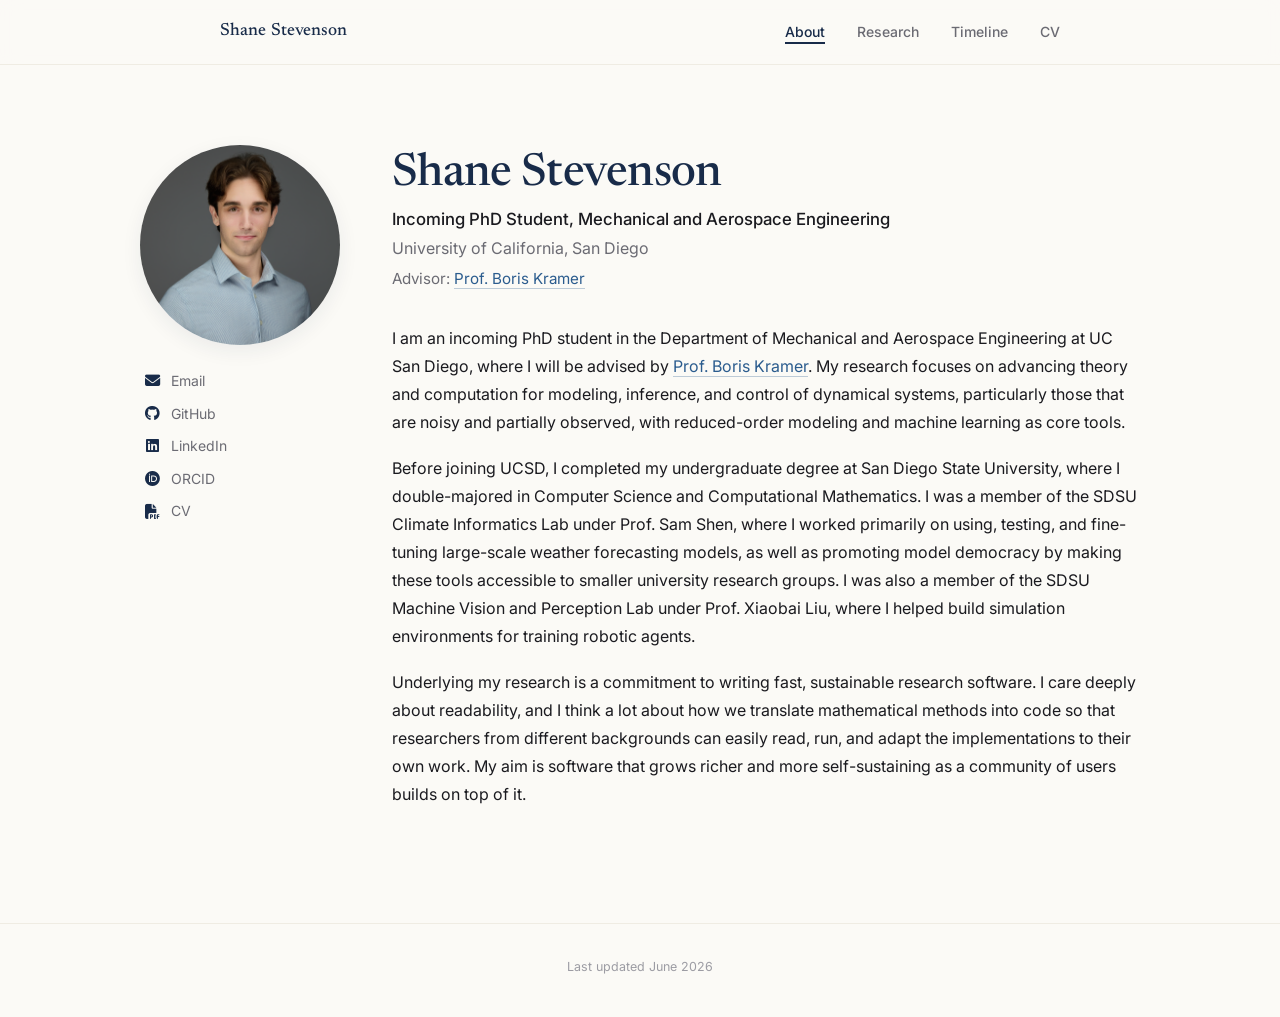
<file: index.html>
<!DOCTYPE html>
<html lang="en">
<head>
    <meta charset="UTF-8">
    <meta name="viewport" content="width=device-width, initial-scale=1.0">
    <title>Shane Stevenson</title>
    <meta name="description" content="Shane Stevenson — incoming PhD student at UC San Diego working on reduced-order modeling, inference, and control of dynamical systems.">
    <link rel="stylesheet" href="styles.css">
    <link rel="preconnect" href="https://fonts.googleapis.com">
    <link rel="preconnect" href="https://fonts.gstatic.com" crossorigin>
    <link href="https://fonts.googleapis.com/css2?family=Inter:wght@300;400;500;600;700&family=Newsreader:ital,opsz,wght@0,6..72,400;0,6..72,500;0,6..72,600;1,6..72,400&display=swap" rel="stylesheet">
    <link rel="stylesheet" href="https://cdnjs.cloudflare.com/ajax/libs/font-awesome/6.5.0/css/all.min.css">
</head>
<body>

<nav>
    <div class="nav-inner">
        <a href="index.html" class="nav-name">Shane Stevenson</a>
        <ul>
            <li><a href="index.html" class="nav-active">About</a></li>
            <li><a href="research.html">Research</a></li>
            <li><a href="timeline.html">Timeline</a></li>
            <li><a href="stevenson_graduate_resume_2026.pdf" target="_blank">CV</a></li>
        </ul>
    </div>
</nav>

<main class="about-main">
    <div class="about-grid">

        <aside class="about-sidebar">
            <img src="stevenson_headshot.jpg" alt="Shane Stevenson" class="profile-photo">
            <div class="sidebar-links">
                <a href="mailto:shanestevenson04@gmail.com">
                    <i class="fas fa-envelope"></i> Email
                </a>
                <a href="https://github.com/Shane-Stevenson" target="_blank" rel="noopener">
                    <i class="fab fa-github"></i> GitHub
                </a>
                <a href="https://www.linkedin.com/in/shane-stevenson-ss/" target="_blank" rel="noopener">
                    <i class="fab fa-linkedin"></i> LinkedIn
                </a>
                <a href="https://orcid.org/0009-0001-1607-4122" target="_blank" rel="noopener">
                    <i class="fab fa-orcid"></i> ORCID
                </a>
                <a href="stevenson_graduate_resume_2026.pdf" target="_blank" rel="noopener">
                    <i class="fas fa-file-pdf"></i> CV
                </a>
            </div>
        </aside>

        <div class="about-content">
            <h1>Shane Stevenson</h1>
            <p class="position">Incoming PhD Student, Mechanical and Aerospace Engineering</p>
            <p class="institution">University of California, San Diego</p>
            <p class="advisor">
                Advisor:
                <a href="https://kramer.ucsd.edu" target="_blank" rel="noopener">Prof. Boris Kramer</a>
            </p>

            <p class="bio">
                I am an incoming PhD student in the Department of Mechanical and Aerospace Engineering at
                UC San Diego, where I will be advised by
                <a href="https://kramer.ucsd.edu" target="_blank" rel="noopener">Prof. Boris Kramer</a>.
                My research focuses on advancing theory and computation for modeling, inference, and
                control of dynamical systems, particularly those that are noisy and partially observed,
                with reduced-order modeling and machine learning as core tools.
            </p>
            <p class="bio">
                Before joining UCSD, I completed my undergraduate degree at San Diego State University,
                where I double-majored in Computer Science and Computational Mathematics. I was a member
                of the SDSU Climate Informatics Lab under Prof. Sam Shen, where I worked primarily on
                using, testing, and fine-tuning large-scale weather forecasting models, as well as
                promoting model democracy by making these tools accessible to smaller university research
                groups. I was also a member of the SDSU Machine Vision and Perception Lab under
                Prof. Xiaobai Liu, where I helped build simulation environments for training robotic agents.
            </p>
            <p class="bio">
                Underlying my research is a commitment to writing fast, sustainable research software.
                I care deeply about readability, and I think a lot about how we translate mathematical
                methods into code so that researchers from different backgrounds can easily read, run, and
                adapt the implementations to their own work. My aim is software that grows richer and more
                self-sustaining as a community of users builds on top of it.
            </p>
        </div>

    </div>
</main>

<footer>
    <p>Last updated June 2026</p>
</footer>

</body>
</html>
</file>
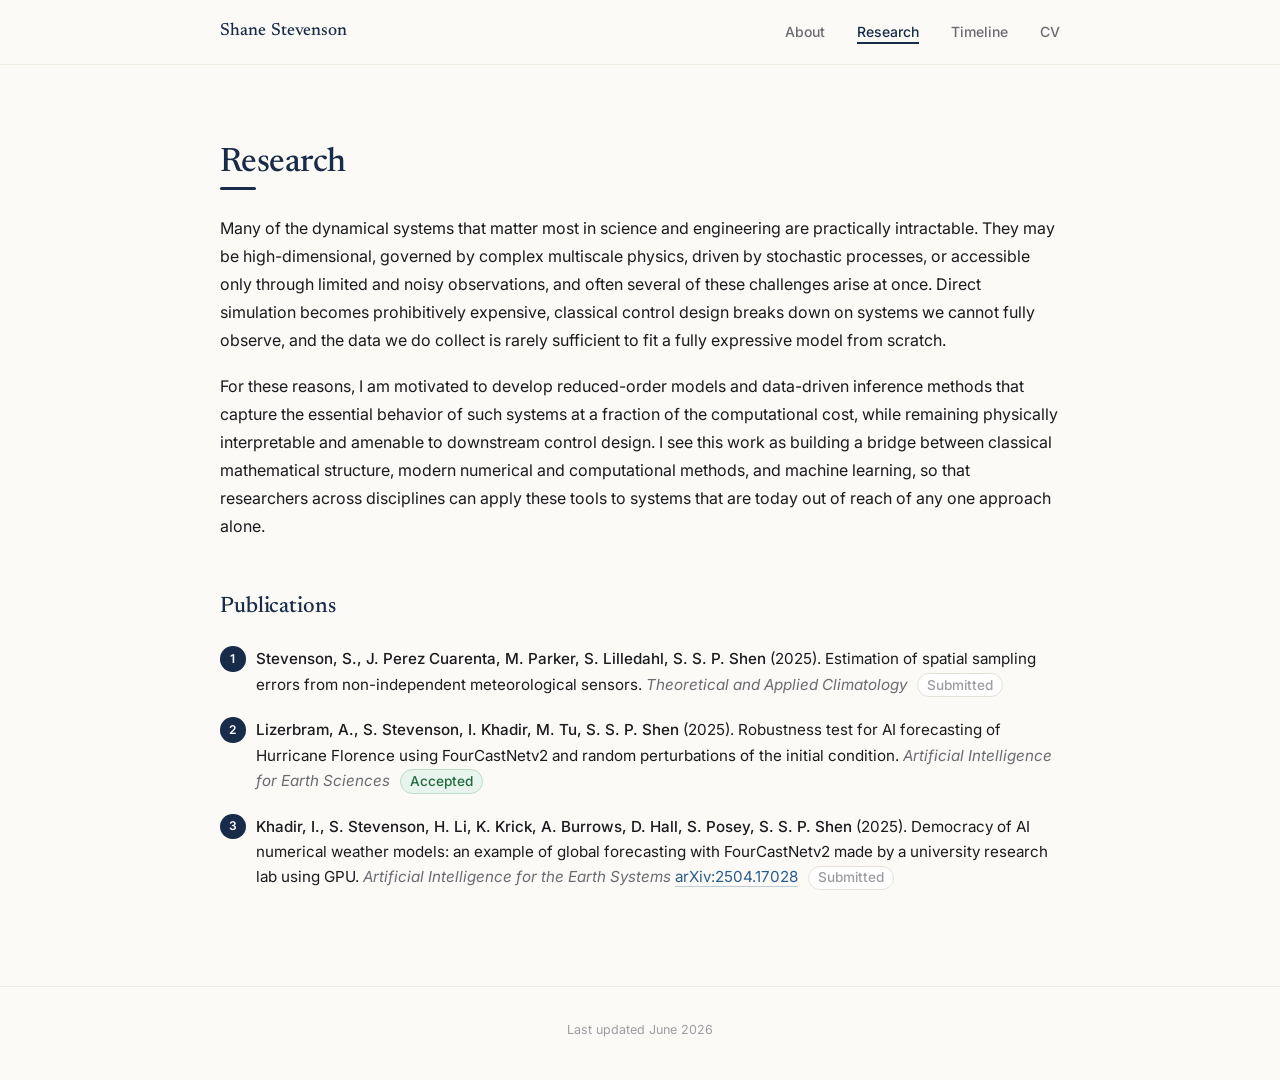
<file: research.html>
<!DOCTYPE html>
<html lang="en">
<head>
    <meta charset="UTF-8">
    <meta name="viewport" content="width=device-width, initial-scale=1.0">
    <title>Research &middot; Shane Stevenson</title>
    <link rel="stylesheet" href="styles.css">
    <link rel="preconnect" href="https://fonts.googleapis.com">
    <link rel="preconnect" href="https://fonts.gstatic.com" crossorigin>
    <link href="https://fonts.googleapis.com/css2?family=Inter:wght@300;400;500;600;700&family=Newsreader:ital,opsz,wght@0,6..72,400;0,6..72,500;0,6..72,600;1,6..72,400&display=swap" rel="stylesheet">
    <link rel="stylesheet" href="https://cdnjs.cloudflare.com/ajax/libs/font-awesome/6.5.0/css/all.min.css">
</head>
<body>

<nav>
    <div class="nav-inner">
        <a href="index.html" class="nav-name">Shane Stevenson</a>
        <ul>
            <li><a href="index.html">About</a></li>
            <li><a href="research.html" class="nav-active">Research</a></li>
            <li><a href="timeline.html">Timeline</a></li>
            <li><a href="stevenson_graduate_resume_2026.pdf" target="_blank">CV</a></li>
        </ul>
    </div>
</nav>

<main class="page-main">

    <section>
        <h2 class="section-title">Research</h2>

        <p>
            Many of the dynamical systems that matter most in science and engineering are practically
            intractable. They may be high-dimensional, governed by complex multiscale physics, driven
            by stochastic processes, or accessible only through limited and noisy observations, and
            often several of these challenges arise at once. Direct simulation becomes prohibitively
            expensive, classical control design breaks down on systems we cannot fully observe, and
            the data we do collect is rarely sufficient to fit a fully expressive model from scratch.
        </p>
        <p>
            For these reasons, I am motivated to develop reduced-order models and data-driven
            inference methods that capture the essential behavior of such systems at a fraction
            of the computational cost, while remaining physically interpretable and amenable to
            downstream control design. I see this work as building a bridge between classical
            mathematical structure, modern numerical and computational methods, and machine
            learning, so that researchers across disciplines can apply these tools to systems
            that are today out of reach of any one approach alone.
        </p>

        <h3 class="section-subtitle">Publications</h3>
        <ol class="publications">
            <li>
                <span class="pub-title">
                    Stevenson, S., J. Perez Cuarenta, M. Parker, S. Lilledahl, S. S. P. Shen
                </span>
                (2025). Estimation of spatial sampling errors from non-independent meteorological
                sensors. <span class="pub-venue">Theoretical and Applied Climatology</span>
                <span class="pub-status">Submitted</span>
            </li>
            <li>
                <span class="pub-title">
                    Lizerbram, A., S. Stevenson, I. Khadir, M. Tu, S. S. P. Shen
                </span>
                (2025). Robustness test for AI forecasting of Hurricane Florence using FourCastNetv2
                and random perturbations of the initial condition.
                <span class="pub-venue">Artificial Intelligence for Earth Sciences</span>
                <span class="pub-status pub-status-accepted">Accepted</span>
            </li>
            <li>
                <span class="pub-title">
                    Khadir, I., S. Stevenson, H. Li, K. Krick, A. Burrows, D. Hall, S. Posey, S. S. P. Shen
                </span>
                (2025). Democracy of AI numerical weather models: an example of global forecasting
                with FourCastNetv2 made by a university research lab using GPU.
                <span class="pub-venue">Artificial Intelligence for the Earth Systems</span>
                <a href="https://arxiv.org/abs/2504.17028" target="_blank" rel="noopener">arXiv:2504.17028</a>
                <span class="pub-status">Submitted</span>
            </li>
        </ol>
    </section>

</main>

<footer>
    <p>Last updated June 2026</p>
</footer>

</body>
</html>
</file>
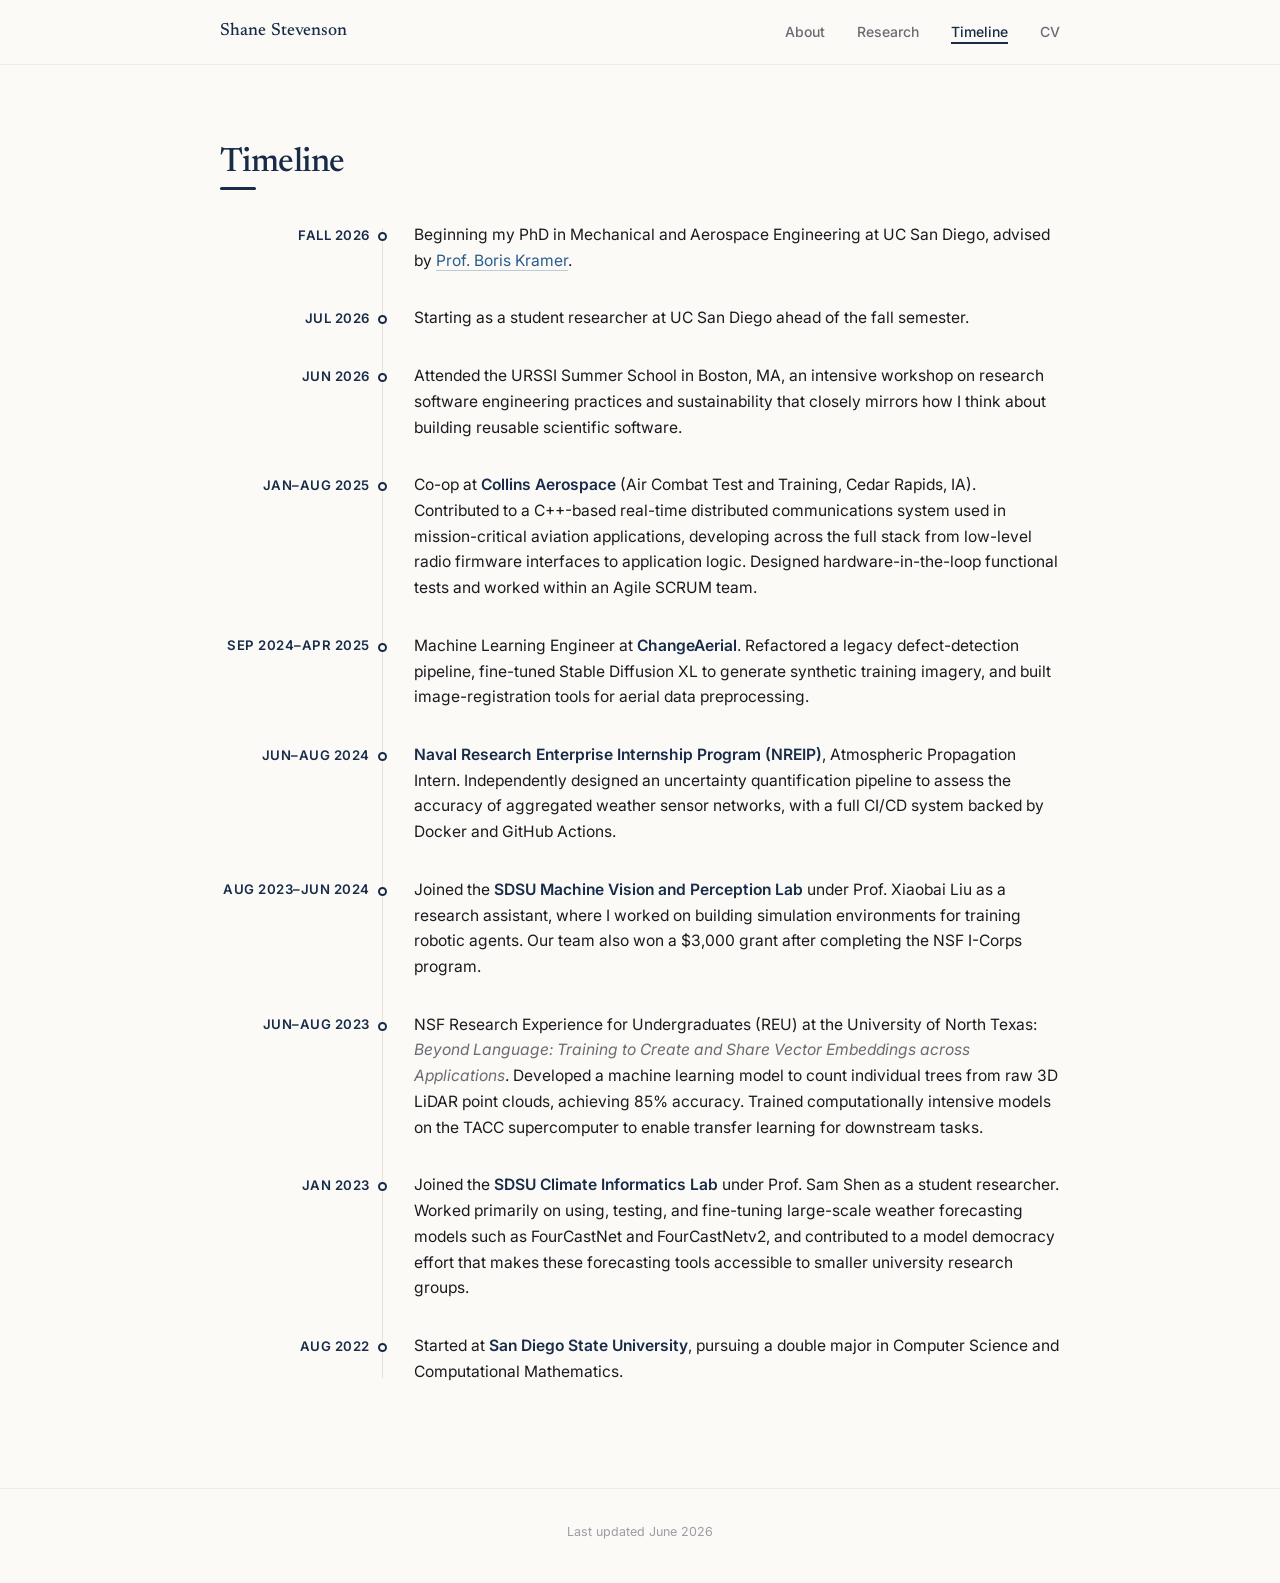
<file: timeline.html>
<!DOCTYPE html>
<html lang="en">
<head>
    <meta charset="UTF-8">
    <meta name="viewport" content="width=device-width, initial-scale=1.0">
    <title>Timeline &middot; Shane Stevenson</title>
    <link rel="stylesheet" href="styles.css">
    <link rel="preconnect" href="https://fonts.googleapis.com">
    <link rel="preconnect" href="https://fonts.gstatic.com" crossorigin>
    <link href="https://fonts.googleapis.com/css2?family=Inter:wght@300;400;500;600;700&family=Newsreader:ital,opsz,wght@0,6..72,400;0,6..72,500;0,6..72,600;1,6..72,400&display=swap" rel="stylesheet">
    <link rel="stylesheet" href="https://cdnjs.cloudflare.com/ajax/libs/font-awesome/6.5.0/css/all.min.css">
</head>
<body>

<nav>
    <div class="nav-inner">
        <a href="index.html" class="nav-name">Shane Stevenson</a>
        <ul>
            <li><a href="index.html">About</a></li>
            <li><a href="research.html">Research</a></li>
            <li><a href="timeline.html" class="nav-active">Timeline</a></li>
            <li><a href="stevenson_graduate_resume_2026.pdf" target="_blank">CV</a></li>
        </ul>
    </div>
</nav>

<main class="page-main">

    <section>
        <h2 class="section-title">Timeline</h2>

        <div class="timeline">

            <div class="timeline-item">
                <div class="timeline-date">Fall 2026</div>
                <div class="timeline-body">
                    Beginning my PhD in Mechanical and Aerospace Engineering at UC San Diego,
                    advised by
                    <a href="https://kramer.ucsd.edu" target="_blank" rel="noopener">Prof. Boris Kramer</a>.
                </div>
            </div>

            <div class="timeline-item">
                <div class="timeline-date">Jul 2026</div>
                <div class="timeline-body">
                    Starting as a student researcher at UC San Diego ahead of the fall semester.
                </div>
            </div>

            <div class="timeline-item">
                <div class="timeline-date">Jun 2026</div>
                <div class="timeline-body">
                    Attended the URSSI Summer School in Boston, MA, an intensive workshop on
                    research software engineering practices and sustainability that closely mirrors
                    how I think about building reusable scientific software.
                </div>
            </div>

            <div class="timeline-item">
                <div class="timeline-date">Jan&ndash;Aug 2025</div>
                <div class="timeline-body">
                    Co-op at <strong>Collins Aerospace</strong> (Air Combat Test and Training,
                    Cedar Rapids, IA). Contributed to a C++-based real-time distributed
                    communications system used in mission-critical aviation applications,
                    developing across the full stack from low-level radio firmware interfaces to
                    application logic. Designed hardware-in-the-loop functional tests and worked
                    within an Agile SCRUM team.
                </div>
            </div>

            <div class="timeline-item">
                <div class="timeline-date">Sep 2024&ndash;Apr 2025</div>
                <div class="timeline-body">
                    Machine Learning Engineer at <strong>ChangeAerial</strong>. Refactored a
                    legacy defect-detection pipeline, fine-tuned Stable Diffusion XL to generate
                    synthetic training imagery, and built image-registration tools for aerial
                    data preprocessing.
                </div>
            </div>

            <div class="timeline-item">
                <div class="timeline-date">Jun&ndash;Aug 2024</div>
                <div class="timeline-body">
                    <strong>Naval Research Enterprise Internship Program (NREIP)</strong>,
                    Atmospheric Propagation Intern. Independently designed an uncertainty
                    quantification pipeline to assess the accuracy of aggregated weather sensor
                    networks, with a full CI/CD system backed by Docker and GitHub Actions.
                </div>
            </div>

            <div class="timeline-item">
                <div class="timeline-date">Aug 2023&ndash;Jun 2024</div>
                <div class="timeline-body">
                    Joined the <strong>SDSU Machine Vision and Perception Lab</strong> under
                    Prof. Xiaobai Liu as a research assistant, where I worked on building
                    simulation environments for training robotic agents. Our team also won a
                    $3,000 grant after completing the NSF I-Corps program.
                </div>
            </div>

            <div class="timeline-item">
                <div class="timeline-date">Jun&ndash;Aug 2023</div>
                <div class="timeline-body">
                    NSF Research Experience for Undergraduates (REU) at the University of
                    North Texas: <em>Beyond Language: Training to Create and Share Vector
                    Embeddings across Applications</em>. Developed a machine learning model
                    to count individual trees from raw 3D LiDAR point clouds, achieving 85%
                    accuracy. Trained computationally intensive models on the TACC supercomputer
                    to enable transfer learning for downstream tasks.
                </div>
            </div>

            <div class="timeline-item">
                <div class="timeline-date">Jan 2023</div>
                <div class="timeline-body">
                    Joined the <strong>SDSU Climate Informatics Lab</strong> under Prof. Sam Shen
                    as a student researcher. Worked primarily on using, testing, and fine-tuning
                    large-scale weather forecasting models such as FourCastNet and FourCastNetv2,
                    and contributed to a model democracy effort that makes these forecasting tools
                    accessible to smaller university research groups.
                </div>
            </div>

            <div class="timeline-item">
                <div class="timeline-date">Aug 2022</div>
                <div class="timeline-body">
                    Started at <strong>San Diego State University</strong>, pursuing a double
                    major in Computer Science and Computational Mathematics.
                </div>
            </div>

        </div>
    </section>

</main>

<footer>
    <p>Last updated June 2026</p>
</footer>

</body>
</html>
</file>
<file: styles.css>
/* ──────────────────────────────────────────────────────
   Base
   ──────────────────────────────────────────────────── */

*, *::before, *::after {
    box-sizing: border-box;
    margin: 0;
    padding: 0;
}

:root {
    /* palette */
    --bg:           #FBFAF6;
    --bg-elev:      #FFFFFF;
    --text:         #1A1A1F;
    --text-muted:   #6B6B73;
    --text-faint:   #9C9CA3;
    --navy:         #182B49;
    --navy-light:   #2C4470;
    --link:         #2B5C8E;
    --accent:       #B8860B;
    --border:       #E5E2D8;
    --border-soft:  #EFECE3;

    /* type */
    --serif: 'Newsreader', 'Source Serif 4', Georgia, 'Times New Roman', serif;
    --sans:  'Inter', -apple-system, BlinkMacSystemFont, 'Segoe UI', sans-serif;

    /* layout */
    --radius: 10px;
    --shadow-sm: 0 1px 2px rgba(24, 43, 73, 0.05);
    --shadow:    0 6px 20px rgba(24, 43, 73, 0.07);
    --max-w:     920px;
}

html {
    scroll-behavior: smooth;
    font-size: 16px;
    text-rendering: optimizeLegibility;
    -webkit-font-smoothing: antialiased;
    -moz-osx-font-smoothing: grayscale;
}

body {
    font-family: var(--sans);
    color: var(--text);
    background: var(--bg);
    line-height: 1.7;
    min-height: 100vh;
    display: flex;
    flex-direction: column;
}

::selection {
    background: rgba(24, 43, 73, 0.15);
}

/* ──────────────────────────────────────────────────────
   Navigation
   ──────────────────────────────────────────────────── */

nav {
    background: rgba(251, 250, 246, 0.85);
    backdrop-filter: saturate(180%) blur(10px);
    -webkit-backdrop-filter: saturate(180%) blur(10px);
    border-bottom: 1px solid var(--border-soft);
    position: sticky;
    top: 0;
    z-index: 100;
}

.nav-inner {
    max-width: var(--max-w);
    margin: 0 auto;
    padding: 0 2.5rem;
    height: 64px;
    display: flex;
    align-items: center;
    justify-content: space-between;
}

.nav-name {
    color: var(--navy);
    font-family: var(--serif);
    font-weight: 500;
    font-size: 1.1rem;
    text-decoration: none;
    letter-spacing: 0.005em;
    transition: opacity 0.2s;
}

.nav-name:hover {
    opacity: 0.75;
}

nav ul {
    list-style: none;
    display: flex;
    gap: 2rem;
}

nav ul li a {
    color: var(--text-muted);
    text-decoration: none;
    font-size: 0.875rem;
    font-weight: 500;
    transition: color 0.2s;
    position: relative;
    padding: 4px 0;
}

nav ul li a::after {
    content: '';
    position: absolute;
    left: 0;
    right: 0;
    bottom: 0;
    height: 2px;
    background: var(--navy);
    transform: scaleX(0);
    transform-origin: left center;
    transition: transform 0.25s ease;
}

nav ul li a:hover {
    color: var(--navy);
}

nav ul li a.nav-active {
    color: var(--navy);
}

nav ul li a.nav-active::after {
    transform: scaleX(1);
}

/* ──────────────────────────────────────────────────────
   Page wrappers
   ──────────────────────────────────────────────────── */

.about-main,
.page-main {
    flex: 1;
    max-width: var(--max-w);
    width: 100%;
    margin: 0 auto;
    padding: 5rem 2.5rem 4rem;
}

.about-main {
    max-width: 1080px;
}

/* ──────────────────────────────────────────────────────
   About
   ──────────────────────────────────────────────────── */

.about-grid {
    display: grid;
    grid-template-columns: 200px 1fr;
    gap: 3.25rem;
    align-items: start;
}

.about-sidebar {
    display: flex;
    flex-direction: column;
    align-items: flex-start;
    position: sticky;
    top: 96px;
}

.profile-photo {
    width: 200px;
    height: 200px;
    border-radius: 50%;
    object-fit: cover;
    margin-bottom: 1.5rem;
    flex-shrink: 0;
    box-shadow: var(--shadow);
}

.sidebar-links {
    display: flex;
    flex-direction: column;
    gap: 0.55rem;
    width: 100%;
    padding-left: 0.25rem;
}

.sidebar-links a {
    color: var(--text-muted);
    text-decoration: none;
    font-size: 0.875rem;
    display: flex;
    align-items: center;
    gap: 0.7rem;
    transition: color 0.2s, transform 0.2s;
}

.sidebar-links a:hover {
    color: var(--navy);
    transform: translateX(2px);
}

.sidebar-links i {
    width: 16px;
    text-align: center;
    color: var(--navy);
    font-size: 0.95rem;
}

.about-content {
    padding-top: 0.25rem;
}

.about-content h1 {
    font-family: var(--serif);
    font-size: 2.85rem;
    font-weight: 500;
    color: var(--navy);
    margin-bottom: 0.5rem;
    line-height: 1.1;
    letter-spacing: -0.015em;
}

.position {
    font-size: 1.05rem;
    color: var(--text);
    font-weight: 500;
    margin-bottom: 0.2rem;
    line-height: 1.45;
}

.institution {
    font-size: 1rem;
    color: var(--text-muted);
    margin-bottom: 0.25rem;
}

.advisor {
    font-size: 0.95rem;
    color: var(--text-muted);
    margin-bottom: 2rem;
}

.advisor a,
.bio a,
.timeline-body a {
    color: var(--link);
    text-decoration: none;
    border-bottom: 1px solid rgba(43, 92, 142, 0.3);
    transition: border-color 0.2s;
}

.advisor a:hover,
.bio a:hover,
.timeline-body a:hover {
    border-color: var(--link);
}

.bio {
    font-size: 1rem;
    color: var(--text);
    margin-bottom: 1.15rem;
    line-height: 1.75;
}

/* ──────────────────────────────────────────────────────
   Section titles
   ──────────────────────────────────────────────────── */

.section-title {
    font-family: var(--serif);
    font-size: 2.1rem;
    font-weight: 500;
    color: var(--navy);
    margin-bottom: 2rem;
    letter-spacing: -0.015em;
    line-height: 1.1;
    position: relative;
    display: inline-block;
}

.section-title::after {
    content: '';
    position: absolute;
    left: 0;
    bottom: -8px;
    width: 36px;
    height: 3px;
    background: var(--navy);
    border-radius: 2px;
}

.section-subtitle {
    font-family: var(--serif);
    font-size: 1.4rem;
    font-weight: 500;
    color: var(--navy);
    margin-top: 3rem;
    margin-bottom: 1.25rem;
    letter-spacing: -0.005em;
}

/* ──────────────────────────────────────────────────────
   Research
   ──────────────────────────────────────────────────── */

.page-main section p {
    font-size: 1rem;
    color: var(--text);
    margin-bottom: 1.15rem;
    line-height: 1.75;
}

.research-list {
    list-style: none;
    margin-top: 1rem;
    display: grid;
    gap: 0.9rem;
}

.research-list li {
    font-size: 0.975rem;
    color: var(--text);
    padding: 1.1rem 1.35rem;
    background: var(--bg-elev);
    border: 1px solid var(--border-soft);
    border-left: 3px solid var(--navy);
    border-radius: var(--radius);
    line-height: 1.6;
    transition: transform 0.2s ease, box-shadow 0.2s ease, border-left-color 0.2s ease;
}

.research-list li:hover {
    transform: translateX(3px);
    box-shadow: var(--shadow-sm);
    border-left-color: var(--link);
}

.research-list li strong {
    color: var(--navy);
    display: block;
    margin-bottom: 0.35rem;
    font-weight: 600;
    font-size: 1rem;
}

/* publications */
.publications {
    list-style: none;
    display: flex;
    flex-direction: column;
    gap: 1.25rem;
    counter-reset: pub;
}

.publications li {
    font-size: 0.95rem;
    line-height: 1.65;
    color: var(--text);
    padding-left: 2.25rem;
    position: relative;
    counter-increment: pub;
}

.publications li::before {
    content: counter(pub);
    position: absolute;
    left: 0;
    top: 0;
    width: 1.6rem;
    height: 1.6rem;
    border-radius: 50%;
    background: var(--navy);
    color: #fff;
    font-family: var(--sans);
    font-size: 0.75rem;
    font-weight: 600;
    display: flex;
    align-items: center;
    justify-content: center;
    line-height: 1;
}

.publications .pub-title {
    color: var(--text);
    font-weight: 500;
}

.publications .pub-venue {
    color: var(--text-muted);
    font-style: italic;
}

.publications .pub-status {
    color: var(--text-faint);
    font-size: 0.85rem;
    font-weight: 500;
    margin-left: 0.4rem;
    padding: 0.1rem 0.55rem;
    border: 1px solid var(--border);
    border-radius: 999px;
    background: var(--bg-elev);
    white-space: nowrap;
    display: inline-block;
    line-height: 1.4;
    vertical-align: middle;
}

.publications .pub-status-accepted {
    color: #1F6B3E;
    background: #E8F4ED;
    border-color: #BCDDC8;
}

.publications a {
    color: var(--link);
    text-decoration: none;
    border-bottom: 1px solid rgba(43, 92, 142, 0.3);
    transition: border-color 0.2s;
}

.publications a:hover {
    border-color: var(--link);
}

/* ──────────────────────────────────────────────────────
   Timeline
   ──────────────────────────────────────────────────── */

.timeline {
    position: relative;
    padding-top: 0.5rem;
}

.timeline::before {
    content: '';
    position: absolute;
    left: 162px;
    top: 14px;
    bottom: 14px;
    width: 1px;
    background: var(--border);
}

.timeline-item {
    position: relative;
    display: grid;
    grid-template-columns: 150px 1fr;
    gap: 2.75rem;
    padding-bottom: 2rem;
}

.timeline-item:last-child {
    padding-bottom: 0.5rem;
}

.timeline-item::before {
    content: '';
    position: absolute;
    left: 158px;
    top: 10px;
    width: 9px;
    height: 9px;
    border-radius: 50%;
    background: var(--bg);
    border: 2px solid var(--navy);
    transition: background 0.2s, transform 0.2s;
}

.timeline-item:hover::before {
    background: var(--navy);
    transform: scale(1.1);
}

.timeline-date {
    color: var(--navy);
    font-family: var(--sans);
    font-size: 0.825rem;
    font-weight: 600;
    padding-top: 0.1rem;
    white-space: nowrap;
    text-align: right;
    letter-spacing: 0.04em;
    text-transform: uppercase;
}

.timeline-body {
    color: var(--text);
    font-size: 0.975rem;
    line-height: 1.65;
    padding-top: 0;
}

.timeline-body strong {
    color: var(--navy);
    font-weight: 600;
}

.timeline-body em {
    color: var(--text-muted);
}

/* ──────────────────────────────────────────────────────
   Footer
   ──────────────────────────────────────────────────── */

footer {
    padding: 2rem 2.5rem 2.5rem;
    text-align: center;
    font-size: 0.78rem;
    color: var(--text-faint);
    border-top: 1px solid var(--border-soft);
    margin-top: 2rem;
}

footer p {
    margin: 0;
}

/* ──────────────────────────────────────────────────────
   Responsive
   ──────────────────────────────────────────────────── */

@media (max-width: 760px) {
    .nav-inner {
        padding: 0 1.25rem;
        height: 56px;
    }

    nav ul {
        gap: 1.25rem;
    }

    nav ul li a {
        font-size: 0.825rem;
    }

    .about-main,
    .page-main {
        padding: 3rem 1.5rem 3rem;
    }

    /* About */
    .about-grid {
        grid-template-columns: 1fr;
        gap: 2rem;
    }

    .about-sidebar {
        position: static;
        flex-direction: row;
        align-items: center;
        gap: 1.5rem;
        padding-left: 0;
    }

    .profile-photo {
        width: 110px;
        height: 110px;
        margin-bottom: 0;
    }

    .sidebar-links {
        flex-direction: row;
        flex-wrap: wrap;
        gap: 0.5rem 1rem;
        padding-left: 0;
    }

    .sidebar-links a {
        font-size: 0.825rem;
    }

    .about-content h1 {
        font-size: 2.25rem;
    }

    /* Section */
    .section-title {
        font-size: 1.75rem;
    }

    .section-subtitle {
        font-size: 1.2rem;
        margin-top: 2.25rem;
    }

    /* Timeline collapses to single column on mobile */
    .timeline::before {
        left: 5px;
    }

    .timeline-item {
        grid-template-columns: 1fr;
        gap: 0.35rem;
        padding-left: 2rem;
        padding-bottom: 1.75rem;
    }

    .timeline-item::before {
        left: 1px;
        top: 8px;
    }

    .timeline-date {
        text-align: left;
        font-size: 0.75rem;
    }

    .timeline-body {
        font-size: 0.95rem;
    }

    .publications li {
        font-size: 0.9rem;
    }
}

@media (max-width: 420px) {
    .about-sidebar {
        flex-direction: column;
        align-items: flex-start;
        gap: 1.25rem;
    }
}
</file>
